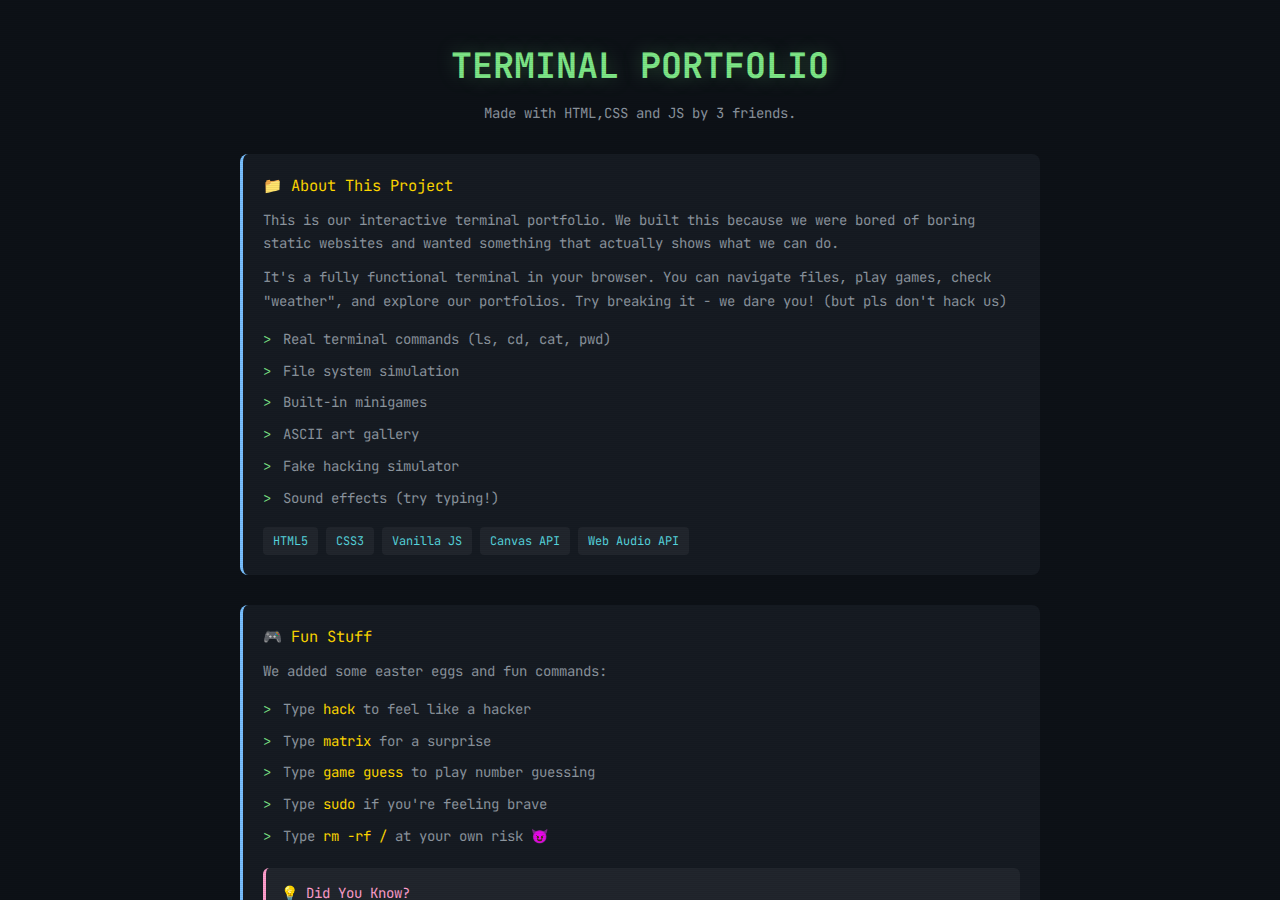
<file: Terminal Project.html>
<!DOCTYPE html>
<html lang="en">
<head>
  <meta charset="UTF-8">
  <meta name="viewport" content="width=device-width, initial-scale=1.0">
  <title>Terminal Portfolio - v2.0</title>
  <link href="https://fonts.googleapis.com/css2?family=JetBrains+Mono:wght@400;500;600;700&family=Fira+Code:wght@400;500&display=swap" rel="stylesheet">
  <style>
    * {
      margin: 0;
      padding: 0;
      box-sizing: border-box;
    }

    :root {
      --bg: #0d1117;
      --bg-light: #161b22;
      --bg-lighter: #21262d;
      --fg: #c9d1d9;
      --fg-dim: #8b949e;
      --green: #7ee787;
      --blue: #79c0ff;
      --purple: #d2a8ff;
      --orange: #ffa657;
      --red: #ff7b72;
      --yellow: #ffd700;
      --cyan: #56d4dd;
      --pink: #ff9ecd;
    }

    html, body {
      height: 100%;
      overflow: hidden;
      font-family: 'JetBrains Mono', 'Fira Code', monospace;
      background: var(--bg);
      color: var(--fg);
      font-size: 14px;
      line-height: 1.5;
    }

    /* Matrix bg */
    #matrix {
      position: fixed;
      top: 0;
      left: 0;
      width: 100%;
      height: 100%;
      z-index: 0;
      opacity: 0.08;
      pointer-events: none;
    }

    /* CRT */
    .crt::before {
      content: '';
      position: fixed;
      top: 0;
      left: 0;
      width: 100%;
      height: 100%;
      background: repeating-linear-gradient(
        0deg,
        rgba(0,0,0,0.06),
        rgba(0,0,0,0.06) 1px,
        transparent 1px,
        transparent 2px
      );
      pointer-events: none;
      z-index: 999;
    }

    /* Intro Screen */
    #intro {
      position: fixed;
      top: 0;
      left: 0;
      width: 100%;
      height: 100%;
      background: var(--bg);
      z-index: 100;
      display: flex;
      flex-direction: column;
      padding: 40px;
      overflow-y: auto;
    }

    #intro.hidden {
      display: none;
    }

    .intro-header {
      text-align: center;
      margin-bottom: 30px;
    }

    .intro-title {
      font-size: 2.5rem;
      color: var(--green);
      text-shadow: 0 0 20px rgba(126,231,135,0.3);
      margin-bottom: 10px;
      animation: glitch 3s infinite;
    }

    @keyframes glitch {
      0%, 90%, 100% { transform: translate(0); }
      92% { transform: translate(-2px, 1px); }
      94% { transform: translate(2px, -1px); }
      96% { transform: translate(-1px, 2px); }
    }

    .intro-subtitle {
      color: var(--fg-dim);
      font-size: 1rem;
    }

    .intro-section {
      max-width: 800px;
      margin: 0 auto 30px;
      background: var(--bg-light);
      border-radius: 8px;
      padding: 20px;
      border-left: 3px solid var(--blue);
    }

    .section-title {
      color: var(--yellow);
      font-size: 1.1rem;
      margin-bottom: 12px;
      display: flex;
      align-items: center;
      gap: 8px;
    }

    .section-content {
      color: var(--fg-dim);
      line-height: 1.7;
    }

    .section-content p {
      margin-bottom: 10px;
    }

    .feature-list {
      list-style: none;
      margin: 10px 0;
    }

    .feature-list li {
      padding: 4px 0;
      padding-left: 20px;
      position: relative;
    }

    .feature-list li::before {
      content: '>';
      position: absolute;
      left: 0;
      color: var(--green);
    }

    .tech-stack {
      display: flex;
      flex-wrap: wrap;
      gap: 8px;
      margin-top: 12px;
    }

    .tech-tag {
      background: var(--bg-lighter);
      color: var(--cyan);
      padding: 4px 10px;
      border-radius: 4px;
      font-size: 0.85rem;
    }

    .fun-fact {
      background: var(--bg-lighter);
      padding: 15px;
      border-radius: 6px;
      margin-top: 15px;
      border-left: 3px solid var(--pink);
    }

    .fun-fact-title {
      color: var(--pink);
      margin-bottom: 8px;
    }

    .user-select-section {
      max-width: 800px;
      margin: 0 auto;
      text-align: center;
    }

    .select-prompt {
      color: var(--fg-dim);
      margin-bottom: 20px;
    }

    .users {
      display: flex;
      gap: 20px;
      justify-content: center;
      flex-wrap: wrap;
    }

    .user-card {
      width: 220px;
      background: var(--bg-light);
      border: 2px solid var(--bg-lighter);
      border-radius: 10px;
      padding: 25px;
      cursor: pointer;
      transition: all 0.2s;
      text-align: center;
    }

    .user-card:hover {
      transform: translateY(-5px);
      border-color: var(--green);
      box-shadow: 0 10px 30px rgba(0,0,0,0.5);
    }

    .user-avatar {
      width: 70px;
      height: 70px;
      border-radius: 50%;
      margin: 0 auto 15px;
      display: flex;
      align-items: center;
      justify-content: center;
      font-size: 1.8rem;
      font-weight: bold;
      background: var(--bg);
      border: 2px solid;
    }

    .user-card.p .user-avatar { color: var(--green); border-color: var(--green); }
    .user-card.s .user-avatar { color: var(--blue); border-color: var(--blue); }
    .user-card.d .user-avatar { color: var(--purple); border-color: var(--purple); }

    .user-name {
      font-size: 1.1rem;
      margin-bottom: 5px;
    }

    .user-role {
      font-size: 0.85rem;
      color: var(--fg-dim);
    }

    .start-btn {
      margin-top: 30px;
      padding: 12px 40px;
      background: transparent;
      border: 2px solid var(--green);
      color: var(--green);
      font-family: inherit;
      font-size: 1rem;
      cursor: pointer;
      border-radius: 6px;
      transition: all 0.2s;
    }

    .start-btn:hover {
      background: var(--green);
      color: var(--bg);
    }

    /* Terminal */
    #terminal {
      position: fixed;
      top: 0;
      left: 0;
      width: 100%;
      height: 100%;
      display: none;
      flex-direction: column;
      padding: 20px;
      z-index: 10;
    }

    #terminal.active {
      display: flex;
    }

    .term-window {
      width: 100%;
      max-width: 1000px;
      height: 100%;
      margin: 0 auto;
      background: var(--bg);
      border-radius: 10px;
      border: 1px solid var(--bg-lighter);
      display: flex;
      flex-direction: column;
      overflow: hidden;
    }

    .term-header {
      background: var(--bg-light);
      padding: 10px 15px;
      display: flex;
      align-items: center;
      gap: 10px;
      border-bottom: 1px solid var(--bg-lighter);
    }

    .term-btns {
      display: flex;
      gap: 8px;
    }

    .term-btn {
      width: 12px;
      height: 12px;
      border-radius: 50%;
      cursor: pointer;
    }

    .term-btn.r { background: #ff5f56; }
    .term-btn.y { background: #ffbd2e; }
    .term-btn.g { background: #27c93f; }

    .term-title {
      flex: 1;
      text-align: center;
      color: var(--fg-dim);
      font-size: 0.85rem;
    }

    .term-body {
      flex: 1;
      padding: 15px 20px;
      overflow-y: auto;
      font-size: 13.5px;
    }

    .term-body::-webkit-scrollbar {
      width: 8px;
    }

    .term-body::-webkit-scrollbar-track {
      background: var(--bg);
    }

    .term-body::-webkit-scrollbar-thumb {
      background: var(--bg-lighter);
      border-radius: 4px;
    }

    .output-line {
      margin-bottom: 6px;
      white-space: pre-wrap;
      word-break: break-word;
    }

    .cmd-line {
      margin-bottom: 4px;
    }

    .prompt {
      color: var(--green);
    }

    .input-line {
      display: flex;
      align-items: center;
      gap: 8px;
      margin-top: 4px;
    }

    .input-wrap {
      position: relative;
      flex: 1;
    }

    #input {
      width: 100%;
      background: transparent;
      border: none;
      color: var(--fg);
      font-family: inherit;
      font-size: 13.5px;
      outline: none;
      caret-color: transparent;
    }

    .cursor {
      position: absolute;
      left: 0;
      top: 50%;
      transform: translateY(-50%);
      width: 8px;
      height: 15px;
      background: var(--green);
      animation: blink 1s step-end infinite;
      pointer-events: none;
    }

    @keyframes blink {
      50% { opacity: 0; }
    }

    .term-footer {
      background: var(--bg-light);
      padding: 8px 15px;
      display: flex;
      gap: 20px;
      font-size: 0.8rem;
      border-top: 1px solid var(--bg-lighter);
    }

    .footer-item {
      display: flex;
      gap: 6px;
    }

    .footer-label {
      color: var(--fg-dim);
    }

    /* Colors */
    .green { color: var(--green); }
    .blue { color: var(--blue); }
    .purple { color: var(--purple); }
    .orange { color: var(--orange); }
    .red { color: var(--red); }
    .yellow { color: var(--yellow); }
    .cyan { color: var(--cyan); }
    .pink { color: var(--pink); }
    .dim { color: var(--fg-dim); }

    /* Elements */
    .box {
      background: var(--bg-light);
      border-radius: 6px;
      padding: 15px;
      margin: 10px 0;
    }

    .box-title {
      color: var(--yellow);
      margin-bottom: 10px;
    }

    .grid-2 {
      display: grid;
      grid-template-columns: repeat(2, 1fr);
      gap: 8px;
    }

    @media (max-width: 600px) {
      .grid-2 { grid-template-columns: 1fr; }
      .intro { padding: 20px; }
      .intro-title { font-size: 1.8rem; }
      .users { flex-direction: column; align-items: center; }
      .user-card { width: 100%; max-width: 280px; }
    }

    /* Animations */
    @keyframes fadeIn {
      from { opacity: 0; transform: translateY(5px); }
      to { opacity: 1; transform: translateY(0); }
    }

    .fade-in {
      animation: fadeIn 0.3s ease;
    }

    /* Loading bar */
    .loading-bar {
      width: 100%;
      height: 4px;
      background: var(--bg-lighter);
      border-radius: 2px;
      overflow: hidden;
      margin: 10px 0;
    }

    .loading-fill {
      height: 100%;
      background: linear-gradient(90deg, var(--green), var(--cyan));
      width: 0%;
      transition: width 0.3s;
    }
  </style>
</head>
<body class="crt">
  <canvas id="matrix"></canvas>

  <!-- Intro Screen -->
  <div id="intro">
    <div class="intro-header">
      <h1 class="intro-title">TERMINAL PORTFOLIO</h1>
      <p class="intro-subtitle">Made with HTML,CSS and JS by 3 friends.</p>
    </div>

    <div class="intro-section">
      <div class="section-title">📁 About This Project</div>
      <div class="section-content">
        <p>This is our interactive terminal portfolio. We built this because we were bored of boring static websites and wanted something that actually shows what we can do.</p>
        <p>It's a fully functional terminal in your browser. You can navigate files, play games, check "weather", and explore our portfolios. Try breaking it - we dare you! (but pls don't hack us)</p>
        
        <ul class="feature-list">
          <li>Real terminal commands (ls, cd, cat, pwd)</li>
          <li>File system simulation</li>
          <li>Built-in minigames</li>
          <li>ASCII art gallery</li>
          <li>Fake hacking simulator</li>
          <li>Sound effects (try typing!)</li>
        </ul>

        <div class="tech-stack">
          <span class="tech-tag">HTML5</span>
          <span class="tech-tag">CSS3</span>
          <span class="tech-tag">Vanilla JS</span>
          <span class="tech-tag">Canvas API</span>
          <span class="tech-tag">Web Audio API</span>
        </div>
      </div>
    </div>

    <div class="intro-section">
      <div class="section-title">🎮 Fun Stuff</div>
      <div class="section-content">
        <p>We added some easter eggs and fun commands:</p>
        <ul class="feature-list">
          <li>Type <span class="yellow">hack</span> to feel like a hacker</li>
          <li>Type <span class="yellow">matrix</span> for a surprise</li>
          <li>Type <span class="yellow">game guess</span> to play number guessing</li>
          <li>Type <span class="yellow">sudo</span> if you're feeling brave</li>
          <li>Type <span class="yellow">rm -rf /</span> at your own risk 😈</li>
        </ul>
      </div>
      <div class="fun-fact">
        <div class="fun-fact-title">💡 Did You Know?</div>
        <p>This whole thing is just one HTML file! No React, no frameworks, no BS. Pure vanilla JS because we're built different.</p>
      </div>
    </div>

    <div class="user-select-section">
      <p class="select-prompt">Select a user to enter the terminal:</p>
      <div class="users">
        <div class="user-card p" data-user="prayatna">
          <div class="user-avatar">P</div>
          <div class="user-name">Prayatna Sapkota</div>
          <div class="user-role">Frontend Dev & UI/UX</div>
        </div>
        <div class="user-card s" data-user="shubham">
          <div class="user-avatar">S</div>
          <div class="user-name">Shubham Pradhananga</div>
          <div class="user-role">Backend & Database</div>
        </div>
        <div class="user-card d" data-user="dixit">
          <div class="user-avatar">D</div>
          <div class="user-name">Dixit Neupane</div>
          <div class="user-role">Bug Hunter</div>
        </div>
      </div>
      <button class="start-btn" id="start-btn" style="display:none;">Enter Terminal</button>
    </div>
  </div>

  <!-- Terminal -->
  <div id="terminal">
    <div class="term-window">
      <div class="term-header">
        <div class="term-btns">
          <div class="term-btn r" onclick="exitTerm()"></div>
          <div class="term-btn y"></div>
          <div class="term-btn g"></div>
        </div>
        <div class="term-title" id="term-title">user@portfolio</div>
        <div style="width:52px;"></div>
      </div>
      <div class="term-body" id="term-body">
        <div id="output"></div>
        <div class="input-line">
          <span class="prompt" id="prompt">user@portfolio:~$</span>
          <div class="input-wrap">
            <input type="text" id="input" autocomplete="off" spellcheck="false">
            <span class="cursor" id="cursor"></span>
          </div>
        </div>
      </div>
      <div class="term-footer">
        <div class="footer-item">
          <span class="footer-label">USER:</span>
          <span id="footer-user" class="green">-</span>
        </div>
        <div class="footer-item">
          <span class="footer-label">DIR:</span>
          <span id="footer-dir" class="blue">-</span>
        </div>
        <div class="footer-item">
          <span class="footer-label">CMDS:</span>
          <span id="footer-cmds">0</span>
        </div>
        <div class="footer-item">
          <span class="footer-label">UPTIME:</span>
          <span id="footer-uptime">0s</span>
        </div>
      </div>
    </div>
  </div>

  <script>
    // ============= DATA =============
    const users = {
      prayatna: {
        name: "Prayatna Sapkota",
        role: "Frontend Developer & UI/UX",
        skills: [
          { name: "Html", level: 90 },
           { name: "css", level: 70 },
            { name: "js", level: 40 },
          { name: "Python", level: 10 },
          { name: "Linux", level: 65 }
        ],
        projects: [
          { name: "Terminal Portfolio", desc: "This terminal you're using right now", tech: ["HTML", "CSS", "JS"], stars: 42 }
        ],
        city: "Banepa",
        country: "Nepal",
        fun: "Richard Feynman fanboy - watches lectures for fun",
        color: "#7ee787",
        github: "github.com/prayatsapkota",
        email: "mail@prayatnasapkota.com.np"
      },
      shubham: {
        name: "Shubham Pradhananga",
        role: "Backend Developer & Database Architect",
        skills: [
          { name: "HTML", level: 92 },
          { name: "Python", level: 88 },
          { name: "CSS", level: 90 },
          { name: "DATABSE", level: 80 },
          { name: "Linux", level: 75 }
        ],
        projects: [
          { name: "Portfolio", desc: "Made his Own Portfolio You can it in the github", tech: ["html", "CSS", "JS"], stars: 67 }
        ],
        city: "Banepa",
        country: "Nepal",
        fun: "Black Panther fan - Wakanda Forever!",
        color: "#79c0ff",
        github: "github.com/shubhampradhananga",
        email: "shubham@example.com"
      },
      dixit: {
        name: "Dixit Neupane",
        role: "Bug Hunter",
        skills: [
          { name: "JavaScript", level: 68 },
          { name: "HTML", level: 72 },
          { name: "CSS", level: 85 }
          
        ],
        projects: [
          { name: "E-Commerce Platform", desc: "Full-stack store with Stripe", tech: ["React", "HTML", "CSS"], stars: 34 }
        ],
        city: "Panauti",
        country: "Nepal",
        fun: "No plans for politics... yet 👀",
        color: "#d2a8ff",
        github: "github.com/dixitneupane",
        email: "dixit@example.com"
      }
    };

    const filesystem = {
      home: {
        prayatna: {
          "README.md": "# Prayatna's Home\\n\\nWelcome to my directory!\\n\\n- Check out my projects/ folder\\n- View my resume.pdf\\n- Contact me at prayatna@example.com",
          "resume.pdf": "[BINARY FILE - Download not available in terminal]",
          projects: {
            "terminal.md": "# Terminal Portfolio\\n\\nBuilt with vanilla JS. No frameworks!\\n\\nFeatures:\\n- Full terminal emulation\\n- File system navigation\\n- Minigames\\n- Sound effects",
            "weather.md": "# Neon Weather\\n\\nCyberpunk themed weather app\\n\\nTech: React, OpenWeather API",
            "chat.md": "# Matrix Chat\\n\\nE2E encrypted messaging\\n\\nTech: Socket.io, WebCrypto"
          },
          "todo.txt": "TODO:\\n- [ ] Learn Rust\\n- [ ] Build a compiler\\n- [ ] Take over the world (jk)"
        },
        shubham: {
          "README.md": "# Shubham's Home\\n\\nBackend wizard at your service.",
          "server.js": "const express = require('express');\\nconst app = express();\\n\\napp.get('/', (req, res) => {\\n  res.json({ msg: 'Hello World' });\\n});\\n\\napp.listen(3000);",
          "docker-compose.yml": "version: '3'\\nservices:\\n  app:\\n    image: node:18\\n    ports:\\n      - '3000:3000'",
          projects: {
            "api-gateway.md": "# API Gateway\\n\\nMicroservices orchestration",
            "pipeline.md": "# Data Pipeline\\n\\nReal-time processing with Kafka"
          }
        },
        dixit: {
          "README.md": "# Dixit's Home\\n\\nFull stack dev. I fix bugs.",
          "debug.log": "[2024-01-30 10:23:15] INFO: Server started\\n[2024-01-30 10:23:45] WARN: High memory usage\\n[2024-01-30 10:24:00] ERROR: Fixed it!",
          "fix.sh": "#!/bin/bash\\necho 'Fixing bugs...'\\nsleep 1\\necho 'Done!'",
          projects: {
            "ecommerce.md": "# E-Commerce Platform\\n\\nFull-stack online store"
          }
        }
      },
      etc: {
        "motd": "Welcome to Terminal Portfolio!!",
        "config.json": '{"theme": "cyberpunk", "animations": true, "sounds": true}',
        "passwd": "root:x:0:0:root:/root:/bin/bash\\nprayatna:x:1000:1000:Prayatna:/home/prayatna:/bin/bash\\nshubham:x:1001:1001:Shubham:/home/shubham:/bin/bash\\ndixit:x:1002:1002:Dixit:/home/dixit:/bin/bash"
      },
      var: {
        log: {
          "syslog": "Jan 30 10:00:01 System initialized\\nJan 30 10:00:05 Services started\\nJan 30 10:00:10 Ready for connections",
          "auth.log": "Jan 30 10:05:23 User login: prayatna\\nJan 30 10:12:45 User login: shubham"
        },
        www: {
          "index.html": "<!DOCTYPE html>\\n<html>\\n<body>\\n  <h1>Hello World</h1>\\n</body>\\n</html>"
        }
      },
      tmp: {
        "session.tmp": "[TEMP FILE - Will be deleted on reboot]"
      }
    };

    const asciiArt = {
      main: `
████████╗███████╗██████╗ ███╗   ███╗██╗███╗   ██╗ █████╗ ██╗     
╚══██╔══╝██╔════╝██╔══██╗████╗ ████║██║████╗  ██║██╔══██╗██║     
   ██║   █████╗  ██████╔╝██╔████╔██║██║██╔██╗ ██║███████║██║     
   ██║   ██╔══╝  ██╔══██╗██║╚██╔╝██║██║██║╚██╗██║██╔══██║██║     
   ██║   ███████╗██║  ██║██║ ╚═╝ ██║██║██║ ╚████║██║  ██║███████╗
   ╚═╝   ╚══════╝╚═╝  ╚═╝╚═╝     ╚═╝╚═╝╚═╝  ╚═══╝╚═╝  ╚═╝╚══════╝
                                      
  `,
      skull: `
         _____
       /       \\
      |  O   O  |
      |    <    |
      |  \\___/  |
       \\_____/
      `,
      cat: `
      /\\_/\\
     ( o.o )
      > ^ <
     /|   |\\
    (_|   |_)
    ~Catto~`,
      matrix: `
    +---------------------------+
    |  Wake up, Neo...          |
    |  The Matrix has you...     |
    |  Follow the white rabbit.  |
    +---------------------------+`,
      tux: `
       .---.
      /     \\
     | o   o |
     |  >    |
     |  \\__/ |
      \\_____/
      /     \\
    ~~Linux~~`
    };

    // ============= STATE =============
    let currentUser = null;
    let currentDir = '';
    let cmdHistory = [];
    let historyIdx = -1;
    let cmdCount = 0;
    let gameMode = null;
    let startTime = Date.now();

    // ============= DOM =============
    const intro = document.getElementById('intro');
    const terminal = document.getElementById('terminal');
    const output = document.getElementById('output');
    const input = document.getElementById('input');
    const cursor = document.getElementById('cursor');
    const prompt = document.getElementById('prompt');
    const termTitle = document.getElementById('term-title');
    const termBody = document.getElementById('term-body');

    // ============= MATRIX BG =============
    const canvas = document.getElementById('matrix');
    const ctx = canvas.getContext('2d');

    function resizeCanvas() {
      canvas.width = window.innerWidth;
      canvas.height = window.innerHeight;
    }
    resizeCanvas();
    window.addEventListener('resize', resizeCanvas);

    const chars = 'ABCDEFGHIJKLMNOPQRSTUVWXYZ0123456789@#$%^&*()';
    const fontSize = 14;
    const columns = Math.floor(window.innerWidth / fontSize);
    const drops = Array(columns).fill(0).map(() => Math.random() * -100);

    let frame = 0;
    function drawMatrix() {
      frame++;
      if (frame % 2) {
        requestAnimationFrame(drawMatrix);
        return;
      }
      ctx.fillStyle = 'rgba(13, 17, 23, 0.05)';
      ctx.fillRect(0, 0, canvas.width, canvas.height);
      ctx.fillStyle = '#0f0';
      ctx.font = fontSize + 'px monospace';

      for (let i = 0; i < drops.length; i++) {
        const text = chars[Math.floor(Math.random() * chars.length)];
        ctx.fillText(text, i * fontSize, drops[i] * fontSize);
        if (drops[i] * fontSize > canvas.height && Math.random() > 0.975) drops[i] = 0;
        drops[i]++;
      }
      requestAnimationFrame(drawMatrix);
    }
    drawMatrix();

    // ============= SOUND =============
    function playSound(type) {
      try {
        const ctx = new (window.AudioContext || window.webkitAudioContext)();
        const osc = ctx.createOscillator();
        const gain = ctx.createGain();
        osc.connect(gain);
        gain.connect(ctx.destination);

        switch(type) {
          case 'type':
            osc.frequency.value = 600 + Math.random() * 200;
            gain.gain.value = 0.015;
            osc.type = 'sine';
            break;
          case 'enter':
            osc.frequency.value = 400;
            gain.gain.value = 0.03;
            osc.type = 'square';
            break;
          case 'error':
            osc.frequency.value = 100;
            gain.gain.value = 0.05;
            osc.type = 'sawtooth';
            break;
          case 'success':
            osc.frequency.value = 800;
            gain.gain.value = 0.03;
            osc.type = 'sine';
            break;
        }
        osc.start();
        osc.stop(ctx.currentTime + 0.03);
      } catch(e) {}
    }

    // ============= USER SELECTION =============
    document.querySelectorAll('.user-card').forEach(card => {
      card.addEventListener('click', () => {
        const user = card.dataset.user;
        selectUser(user);
      });
    });

    function selectUser(user) {
      currentUser = user;
      currentDir = `/home/${user}`;
      intro.classList.add('hidden');
      terminal.classList.add('active');
      initTerminal();
    }

    // ============= TERMINAL =============
    function initTerminal() {
      updatePrompt();
      print(asciiArt.main);
      print(`\nWelcome to Terminal Portfolio!`);
      print(`Current user: <span style="color:${users[currentUser].color}">${users[currentUser].name}</span>`);
      print(`Type <span class="yellow">help</span> to see available commands.\n`);

      input.focus();
      input.addEventListener('keydown', handleKey);
      input.addEventListener('input', updateCursor);
      document.addEventListener('click', () => input.focus());

      // Update uptime
      setInterval(() => {
        const uptime = Math.floor((Date.now() - startTime) / 1000);
        document.getElementById('footer-uptime').textContent = uptime + 's';
      }, 1000);
    }

    function updatePrompt() {
      const u = users[currentUser];
      prompt.innerHTML = `<span style="color:${u.color}">${currentUser}</span>@portfolio:<span class="blue">${currentDir}</span>$`;
      termTitle.textContent = `${u.name}@portfolio`;
      document.getElementById('footer-user').textContent = currentUser;
      document.getElementById('footer-user').style.color = u.color;
      document.getElementById('footer-dir').textContent = currentDir;
    }

    function updateCursor() {
      const span = document.createElement('span');
      span.style.cssText = 'font:13.5px "JetBrains Mono",monospace;white-space:pre;';
      span.textContent = input.value;
      document.body.appendChild(span);
      cursor.style.left = span.offsetWidth + 'px';
      document.body.removeChild(span);
    }

    function print(html, animate = false) {
      const line = document.createElement('div');
      line.className = 'output-line fade-in';
      if (animate && typeof html === 'string') {
        let i = 0;
        const interval = setInterval(() => {
          if (i < html.length) {
            line.textContent += html[i];
            i++;
            scroll();
          } else {
            clearInterval(interval);
          }
        }, 1);
      } else {
        line.innerHTML = html;
      }
      output.appendChild(line);
      scroll();
    }

    function printCmd(cmd) {
      const line = document.createElement('div');
      line.className = 'cmd-line fade-in';
      line.innerHTML = `<span class="prompt"><span style="color:${users[currentUser].color}">${currentUser}</span>@portfolio:<span class="blue">${currentDir}</span>$</span> ${escapeHtml(cmd)}`;
      output.appendChild(line);
    }

    function escapeHtml(text) {
      const div = document.createElement('div');
      div.textContent = text;
      return div.innerHTML;
    }

    function scroll() {
      termBody.scrollTop = termBody.scrollHeight;
    }

    function clear() {
      output.innerHTML = '';
      playSound('success');
    }

    function exitTerm() {
      print('<span class="green">Goodbye! 👋</span>');
      setTimeout(() => {
        terminal.classList.remove('active');
        intro.classList.remove('hidden');
        output.innerHTML = '';
        input.value = '';
        cmdHistory = [];
        historyIdx = -1;
        cmdCount = 0;
        currentUser = null;
        gameMode = null;
      }, 1000);
    }

    // ============= INPUT HANDLING =============
    function handleKey(e) {
      if (e.key === 'Enter') {
        const cmd = input.value.trim();
        if (cmd) {
          playSound('enter');
          printCmd(cmd);
          run(cmd);
          cmdHistory.push(cmd);
          historyIdx = cmdHistory.length;
          cmdCount++;
          document.getElementById('footer-cmds').textContent = cmdCount;
        }
        input.value = '';
        updateCursor();
      } else if (e.key === 'ArrowUp') {
        e.preventDefault();
        if (historyIdx > 0) {
          historyIdx--;
          input.value = cmdHistory[historyIdx];
          updateCursor();
        }
      } else if (e.key === 'ArrowDown') {
        e.preventDefault();
        if (historyIdx < cmdHistory.length - 1) {
          historyIdx++;
          input.value = cmdHistory[historyIdx];
          updateCursor();
        } else {
          historyIdx = cmdHistory.length;
          input.value = '';
          updateCursor();
        }
      } else if (e.key === 'Tab') {
        e.preventDefault();
        autocomplete();
      } else {
        playSound('type');
      }
    }

    function autocomplete() {
      const cmds = Object.keys(commands);
      const val = input.value.toLowerCase();
      const matches = cmds.filter(c => c.startsWith(val));
      if (matches.length === 1) {
        input.value = matches[0];
        updateCursor();
      } else if (matches.length > 1) {
        print('<span class="dim">' + matches.join('  ') + '</span>');
      }
    }

    // ============= COMMANDS =============
    const commands = {
      help: () => {
        return `<div class="box">
<div class="box-title">Available Commands</div>
<div class="grid-2">
  <div><span class="yellow">about</span> <span class="dim">- Profile info</span></div>
  <div><span class="yellow">skills</span> <span class="dim">- Tech skills</span></div>
  <div><span class="yellow">projects</span> <span class="dim">- Show projects</span></div>
  <div><span class="yellow">contact</span> <span class="dim">- Contact info</span></div>
  <div><span class="yellow">weather</span> <span class="dim">- Weather (API)</span></div>
  <div><span class="yellow">time</span> <span class="dim">- Current time</span></div>
  <div><span class="yellow">ls</span> <span class="dim">- List files</span></div>
  <div><span class="yellow">cd</span> <span class="dim">- Change dir</span></div>
  <div><span class="yellow">cat</span> <span class="dim">- View file</span></div>
  <div><span class="yellow">pwd</span> <span class="dim">- Current path</span></div>
  <div><span class="yellow">mkdir</span> <span class="dim">- Make directory</span></div>
  <div><span class="yellow">touch</span> <span class="dim">- Create file</span></div>
  <div><span class="yellow">rm</span> <span class="dim">- Remove file</span></div>
  <div><span class="yellow">ps</span> <span class="dim">- Running processes</span></div>
  <div><span class="yellow">netstat</span> <span class="dim">- Network status</span></div>
  <div><span class="yellow">game</span> <span class="dim">- Play games</span></div>
  <div><span class="yellow">hack</span> <span class="dim">- Fake hacking</span></div>
  <div><span class="yellow">matrix</span> <span class="dim">- Matrix mode</span></div>
  <div><span class="yellow">ascii</span> <span class="dim">- ASCII art</span></div>
  <div><span class="yellow">joke</span> <span class="dim">- Random joke (API)</span></div>
  <div><span class="yellow">quote</span> <span class="dim">- Random quote (API)</span></div>
  <div><span class="yellow">neofetch</span> <span class="dim">- System info</span></div>
  <div><span class="yellow">clear</span> <span class="dim">- Clear screen</span></div>
  <div><span class="yellow">exit</span> <span class="dim">- Exit terminal</span></div>
</div>
</div>
<span class="dim">Tip: Use Tab to autocomplete, Up/Down for history</span>`;
      },

      about: () => {
        const u = users[currentUser];
        return `<div class="box" style="border-left: 3px solid ${u.color}">
<div class="box-title" style="color:${u.color}">${u.name}</div>
<div><span class="dim">Role:</span> <span class="blue">${u.role}</span></div>
<div><span class="dim">Location:</span> ${u.city}, ${u.country}</div>
<div><span class="dim">Fun Fact:</span> <span class="yellow">${u.fun}</span></div>
</div>`;
      },

      skills: () => {
        const u = users[currentUser];
        let html = `<div class="box-title" style="color:${u.color}">Technical Skills</div>`;
        u.skills.forEach(s => {
          html += `<div class="skill-bar" style="margin:6px 0;display:flex;gap:12px;align-items:center;">
<span style="min-width:100px;color:var(--orange)">${s.name}</span>
<div style="flex:1;height:10px;background:var(--bg-lighter);border-radius:5px;overflow:hidden;">
<div style="height:100%;width:${s.level}%;background:linear-gradient(90deg,${u.color},var(--cyan));border-radius:5px;"></div>
</div>
<span class="dim">${s.level}%</span>
</div>`;
        });
        return `<div class="box">${html}</div>`;
      },

      projects: () => {
        const u = users[currentUser];
        if (!u.projects.length) return '<span class="dim">No projects yet.</span>';
        let html = `<div class="box-title" style="color:${u.color}">Projects</div>`;
        u.projects.forEach(p => {
          html += `<div class="box" style="margin:10px 0;border-left:3px solid var(--blue);">
<div style="color:var(--yellow);font-weight:600;margin-bottom:6px;">${p.name} <span class="dim">⭐ ${p.stars}</span></div>
<div class="dim" style="margin-bottom:8px;">${p.desc}</div>
<div>${p.tech.map(t => `<span class="tech-tag">${t}</span>`).join('')}</div>
</div>`;
        });
        return html;
      },

      contact: () => {
        const u = users[currentUser];
        return `<div class="box">
<div class="box-title">Contact Information</div>
<div><span class="dim">Email:</span> <span class="blue">${u.email}</span></div>
<div><span class="dim">GitHub:</span> <span class="blue">${u.github}</span></div>
<div><span class="dim">Location:</span> ${u.city}, ${u.country}</div>
</div>`;
      },

      weather: async () => {
        const u = users[currentUser];
        // Simulated weather with some randomness
        const conditions = [
          { icon: '☀️', desc: 'Sunny', temp: 28 },
          { icon: '⛅', desc: 'Partly Cloudy', temp: 24 },
          { icon: '☁️', desc: 'Cloudy', temp: 20 },
          { icon: '🌧️', desc: 'Rainy', temp: 18 },
          { icon: '⛈️', desc: 'Thunderstorm', temp: 16 }
        ];
        const w = conditions[Math.floor(Math.random() * conditions.length)];

        return `<div class="box" style="text-align:center;max-width:250px;">
<div style="font-size:48px;margin-bottom:10px;">${w.icon}</div>
<div style="font-size:32px;font-weight:700;color:var(--yellow);">${w.temp}°C</div>
<div class="blue" style="margin:5px 0;">${w.desc}</div>
<div class="dim">${u.city}, ${u.country}</div>
<div class="dim" style="font-size:11px;margin-top:8px;">[Simulated - OpenWeather API would go here]</div>
</div>`;
      },

      time: () => {
        const now = new Date();
        return `<div class="box">
<div><span class="dim">Local:</span> ${now.toLocaleString()}</div>
<div><span class="dim">UTC:</span> ${now.toUTCString()}</div>
<div><span class="dim">Timestamp:</span> ${now.getTime()}</div>
</div>`;
      },

      pwd: () => `<span class="cyan">${currentDir}</span>`,

      ls: (args) => {
        const path = args[0] || currentDir;
        const parts = path.split('/').filter(Boolean);
        let curr = filesystem;

        for (const part of parts) {
          if (curr && curr[part]) curr = curr[part];
          else return `<span class="red">ls: cannot access '${path}': No such file or directory</span>`;
        }

        if (typeof curr === 'string') {
          return `<span class="red">ls: '${path}': Not a directory</span>`;
        }

        const items = Object.entries(curr).map(([name, val]) => {
          const isDir = typeof val === 'object';
          return `<span class="${isDir ? 'blue' : ''}">${isDir ? '📁' : '📄'} ${name}</span>`;
        });

        return `<div style="display:flex;flex-wrap:wrap;gap:15px;">${items.join('')}</div>`;
      },

      cd: (args) => {
        const path = args[0];
        if (!path || path === '~') {
          currentDir = `/home/${currentUser}`;
          updatePrompt();
          return null;
        }
        if (path === '..') {
          const parts = currentDir.split('/').filter(Boolean);
          if (parts.length > 1) {
            parts.pop();
            currentDir = '/' + parts.join('/');
          }
          updatePrompt();
          return null;
        }

        const newPath = path.startsWith('/') ? path : `${currentDir}/${path}`;
        const parts = newPath.split('/').filter(Boolean);
        let curr = filesystem;

        for (const part of parts) {
          if (curr && curr[part]) curr = curr[part];
          else return `<span class="red">cd: '${path}': No such file or directory</span>`;
        }

        if (typeof curr === 'string') {
          return `<span class="red">cd: '${path}': Not a directory</span>`;
        }

        currentDir = newPath;
        updatePrompt();
        return null;
      },

      cat: (args) => {
        const filename = args[0];
        if (!filename) return `<span class="red">cat: missing file operand</span>`;

        const path = filename.startsWith('/') ? filename : `${currentDir}/${filename}`;
        const parts = path.split('/').filter(Boolean);
        const fname = parts.pop();
        let curr = filesystem;

        for (const part of parts) {
          if (curr && curr[part]) curr = curr[part];
          else return `<span class="red">cat: '${filename}': No such file or directory</span>`;
        }

        if (!curr || typeof curr !== 'object' || !curr[fname]) {
          return `<span class="red">cat: '${filename}': No such file or directory</span>`;
        }

        const content = curr[fname];
        if (typeof content === 'object') {
          return `<span class="red">cat: '${filename}': Is a directory</span>`;
        }

        return `<div style="background:var(--bg-light);padding:12px;border-radius:6px;margin:8px 0;"><pre style="white-space:pre-wrap;color:var(--fg-dim);">${escapeHtml(content)}</pre></div>`;
      },

      mkdir: (args) => {
        const dirname = args[0];
        if (!dirname) return `<span class="red">mkdir: missing operand</span>`;

        const path = currentDir.split('/').filter(Boolean);
        let curr = filesystem;
        for (const part of path) curr = curr[part];

        if (curr[dirname]) return `<span class="red">mkdir: cannot create directory '${dirname}': File exists</span>`;

        curr[dirname] = {};
        return `<span class="dim">Directory created: ${dirname}</span>`;
      },

      touch: (args) => {
        const filename = args[0];
        if (!filename) return `<span class="red">touch: missing file operand</span>`;

        const path = currentDir.split('/').filter(Boolean);
        let curr = filesystem;
        for (const part of path) curr = curr[part];

        curr[filename] = '';
        return `<span class="dim">File created: ${filename}</span>`;
      },

      rm: (args) => {
        if (args[0] === '-rf' && args[1] === '/') {
          return `<span class="red">bruh. you really tried to rm -rf / ?</span>
<span class="dim">I'm not letting you destroy my beautiful filesystem.</span>`;
        }

        const filename = args[0];
        if (!filename) return `<span class="red">rm: missing operand</span>`;

        const path = currentDir.split('/').filter(Boolean);
        let curr = filesystem;
        for (const part of path) curr = curr[part];

        if (!curr[filename]) return `<span class="red">rm: cannot remove '${filename}': No such file or directory</span>`;

        delete curr[filename];
        return `<span class="dim">Removed: ${filename}</span>`;
      },

      ps: () => {
        const procs = [
          { pid: 1, cmd: 'init', user: 'root' },
          { pid: 234, cmd: 'terminal-portfolio', user: currentUser },
          { pid: 567, cmd: 'matrix-bg', user: currentUser },
          { pid: 890, cmd: 'sound-daemon', user: currentUser },
          { pid: 1234, cmd: 'node server.js', user: currentUser }
        ];

        let html = `<div style="font-family:monospace;"><span class="dim">  PID USER     COMMAND</span>\n`;
        procs.forEach(p => {
          html += `  <span class="cyan">${p.pid.toString().padStart(4)}</span> <span class="green">${p.user.padEnd(8)}</span> ${p.cmd}\n`;
        });
        html += `</div>`;
        return html;
      },

      netstat: () => {
        return `<div style="font-family:monospace;">
<span class="dim">Active Internet connections</span>
<span class="dim">Proto  Local Address          Foreign Address        State</span>
<span class="blue">tcp</span>    0.0.0.0:3000           0.0.0.0:*              <span class="green">LISTEN</span>
<span class="blue">tcp</span>    127.0.0.1:8080         127.0.0.1:5432         <span class="green">ESTABLISHED</span>
<span class="blue">tcp</span>    192.168.1.5:45632      142.250.80.46:443      <span class="green">ESTABLISHED</span>
<span class="dim">[Simulated network data]</span>
</div>`;
      },

      game: (args) => {
        const game = args[0];
        if (!game) {
          return `<div class="box">
<div class="box-title">Available Games</div>
<div><span class="yellow">game guess</span> <span class="dim">- Guess number (1-100)</span></div>
<div><span class="yellow">game typing</span> <span class="dim">- Typing speed test</span></div>
<div><span class="yellow">game rps</span> <span class="dim">- Rock Paper Scissors</span></div>
</div>`;
        }

        if (game === 'guess') {
          gameMode = { type: 'guess', target: Math.floor(Math.random() * 100) + 1, attempts: 0 };
          return `<div class="box">
<div class="box-title">Guess the Number</div>
<div>I'm thinking of a number between 1 and 100.</div>
<div class="dim">Type your guess and press Enter!</div>
</div>`;
        }

        if (game === 'typing') {
          const words = ['javascript', 'typescript', 'terminal', 'portfolio', 'developer', 'coding'];
          const word = words[Math.floor(Math.random() * words.length)];
          gameMode = { type: 'typing', word, start: null };
          return `<div class="box">
<div class="box-title">Typing Speed Test</div>
<div>Type this word: <span class="yellow">${word}</span></div>
<div class="dim">Press Enter when done!</div>
</div>`;
        }

        if (game === 'rps') {
          gameMode = { type: 'rps' };
          return `<div class="box">
<div class="box-title">Rock Paper Scissors</div>
<div>Type <span class="yellow">rock</span>, <span class="yellow">paper</span>, or <span class="yellow">scissors</span>!</div>
</div>`;
        }

        return `<span class="red">Unknown game: ${game}</span>`;
      },

      hack: () => {
        const steps = [
          'Initializing hack sequence...',
          'Bypassing firewall...',
          'Cracking passwords...',
          'Accessing mainframe...',
          'Downloading secrets...',
          'Covering tracks...'
        ];

        let html = '';
        steps.forEach((step, i) => {
          html += `<div style="animation:fadeIn 0.3s ${i * 0.4}s both"><span class="green">[${'='.repeat(i + 1)}${'>'.padEnd(7 - i)}]</span> ${step}</div>`;
        });
        html += `<div class="green" style="margin-top:10px;animation:fadeIn 0.3s 2.4s both">ACCESS GRANTED (jk lol)</div>`;
        return html;
      },

      matrix: () => {
        return `<pre style="color:var(--cyan);font-size:11px;line-height:1.3;">${asciiArt.matrix}</pre>
<div class="green">The Matrix has you...</div>
<div class="dim">Follow the white rabbit. 🐇</div>`;
      },

      ascii: (args) => {
        const art = args[0] || 'main';
        if (asciiArt[art]) {
          return `<pre style="color:var(--cyan);font-size:11px;line-height:1.3;">${asciiArt[art]}</pre>`;
        }
        return `<span class="red">Unknown: ${art}</span>
<span class="dim">Available: main, skull, cat, matrix, tux</span>`;
      },

      joke: async () => {
        // Simulated jokes since we can't fetch from API
        const jokes = [
          "Why do programmers prefer dark mode? Because light attracts bugs! 🐛",
          "Why did the developer go broke? Because he used up all his cache! 💸",
          "What's a programmer's favorite hangout place? Foo Bar! 🍺",
          "Why do Java developers wear glasses? Because they don't C#! 👓",
          "How many programmers does it take to change a light bulb? None, that's a hardware problem! 💡",
          "Why was the function sad? It didn't get any calls! 📞",
          "What's the object-oriented way to become wealthy? Inheritance! 💰"
        ];
        const joke = jokes[Math.floor(Math.random() * jokes.length)];
        return `<div class="box">
<div class="box-title">😂 Random Joke</div>
<div>${joke}</div>
<div class="dim" style="font-size:11px;margin-top:8px;">[Would fetch from jokeapi.dev]</div>
</div>`;
      },

      quote: async () => {
        const quotes = [
          { text: "Talk is cheap. Show me the code.", author: "Linus Torvalds" },
          { text: "Programs must be written for people to read, and only incidentally for machines to execute.", author: "Harold Abelson" },
          { text: "First, solve the problem. Then, write the code.", author: "John Johnson" },
          { text: "Any fool can write code that a computer can understand. Good programmers write code that humans can understand.", author: "Martin Fowler" },
          { text: "Simplicity is the soul of efficiency.", author: "Austin Freeman" }
        ];
        const q = quotes[Math.floor(Math.random() * quotes.length)];
        return `<div class="box" style="border-left:3px solid var(--yellow);">
<div style="font-style:italic;margin-bottom:8px;">"${q.text}"</div>
<div class="dim">— ${q.author}</div>
<div class="dim" style="font-size:11px;margin-top:8px;">[Would fetch from api.quotable.io]</div>
</div>`;
      },

      neofetch: () => {
        const u = users[currentUser];
        return `<div style="display:flex;gap:20px;align-items:flex-start;">
<pre style="color:var(--green);font-size:10px;line-height:1.2;">${asciiArt.tux}</pre>
<div>
<div><span class="green">${u.name}</span>@portfolio</div>
<div class="dim">---------------------</div>
<div><span class="dim">OS:</span> Terminal Portfolio</div>
<div><span class="dim">Host:</span> GitHub Pages</div>
<div><span class="dim">Kernel:</span> Vanilla JS ES6+</div>
<div><span class="dim">Uptime:</span> ${Math.floor((Date.now() - startTime) / 1000)}s</div>
<div><span class="dim">Shell:</span> custom-terminal</div>
<div><span class="dim">Resolution:</span> ${window.innerWidth}x${window.innerHeight}</div>
<div><span class="dim">Theme:</span> Cyberpunk</div>
<div><span class="dim">Icons:</span> Nerd Fonts</div>
<div><span class="dim">Terminal:</span> hyper</div>
</div>
</div>`;
      },

      sudo: () => {
        playSound('error');
        return `<span class="red">nice try buddy. you don't have sudo privileges here.</span>
<span class="dim">(we log these attempts btw 👀)</span>`;
      },

      whoami: () => `<span style="color:${users[currentUser].color}">${currentUser}</span>`,

      echo: (args) => escapeHtml(args.join(' ')),

      history: () => {
        if (!cmdHistory.length) return '<span class="dim">No command history.</span>';
        return cmdHistory.map((c, i) => `<span class="dim">${i + 1}</span> ${escapeHtml(c)}`).join('\n');
      },

      clear: () => { clear(); return null; },

      exit: () => { exitTerm(); return null; }
    };

    // ============= RUN COMMAND =============
    function run(cmdStr) {
      const trimmed = cmdStr.trim();
      if (!trimmed) return;

      // Handle game modes
      if (gameMode) {
        if (gameMode.type === 'guess') {
          const guess = parseInt(trimmed);
          if (isNaN(guess)) {
            print('<span class="red">Please enter a number!</span>');
            return;
          }
          gameMode.attempts++;
          if (guess === gameMode.target) {
            print(`<span class="green">🎉 Correct! The number was ${gameMode.target}</span>`);
            print(`<span class="dim">Attempts: ${gameMode.attempts}</span>`);
            playSound('success');
            gameMode = null;
          } else if (guess < gameMode.target) {
            print('<span class="yellow">📈 Too low! Try higher.</span>');
          } else {
            print('<span class="yellow">📉 Too high! Try lower.</span>');
          }
          return;
        }

        if (gameMode.type === 'typing') {
          if (!gameMode.start) gameMode.start = Date.now();
          const time = ((Date.now() - gameMode.start) / 1000).toFixed(2);

          if (trimmed.toLowerCase() === gameMode.word) {
            print(`<span class="green">⚡ Correct! Time: ${time}s</span>`);
            playSound('success');
            gameMode = null;
          } else {
            print('<span class="red">❌ Wrong! Try again.</span>');
          }
          return;
        }

        if (gameMode.type === 'rps') {
          const choices = ['rock', 'paper', 'scissors'];
          const userChoice = trimmed.toLowerCase();
          if (!choices.includes(userChoice)) {
            print('<span class="red">Type rock, paper, or scissors!</span>');
            return;
          }
          const compChoice = choices[Math.floor(Math.random() * 3)];
          let result = '';

          if (userChoice === compChoice) result = "It's a tie!";
          else if (
            (userChoice === 'rock' && compChoice === 'scissors') ||
            (userChoice === 'paper' && compChoice === 'rock') ||
            (userChoice === 'scissors' && compChoice === 'paper')
          ) result = '<span class="green">You win! 🎉</span>';
          else result = '<span class="red">Computer wins! 💻</span>';

          print(`You: ${userChoice} | Computer: ${compChoice}`);
          print(result);
          gameMode = null;
          return;
        }
      }

      const parts = trimmed.split(' ');
      const cmd = parts[0].toLowerCase();
      const args = parts.slice(1);

      if (commands[cmd]) {
        const result = commands[cmd](args);
        if (result !== null) print(result);
      } else {
        playSound('error');
        print(`<span class="red">bash: ${escapeHtml(cmd)}: command not found</span>`);
        print('<span class="dim">Type "help" for available commands</span>');
      }
    }
  </script>
</body>
</html>
</file>
